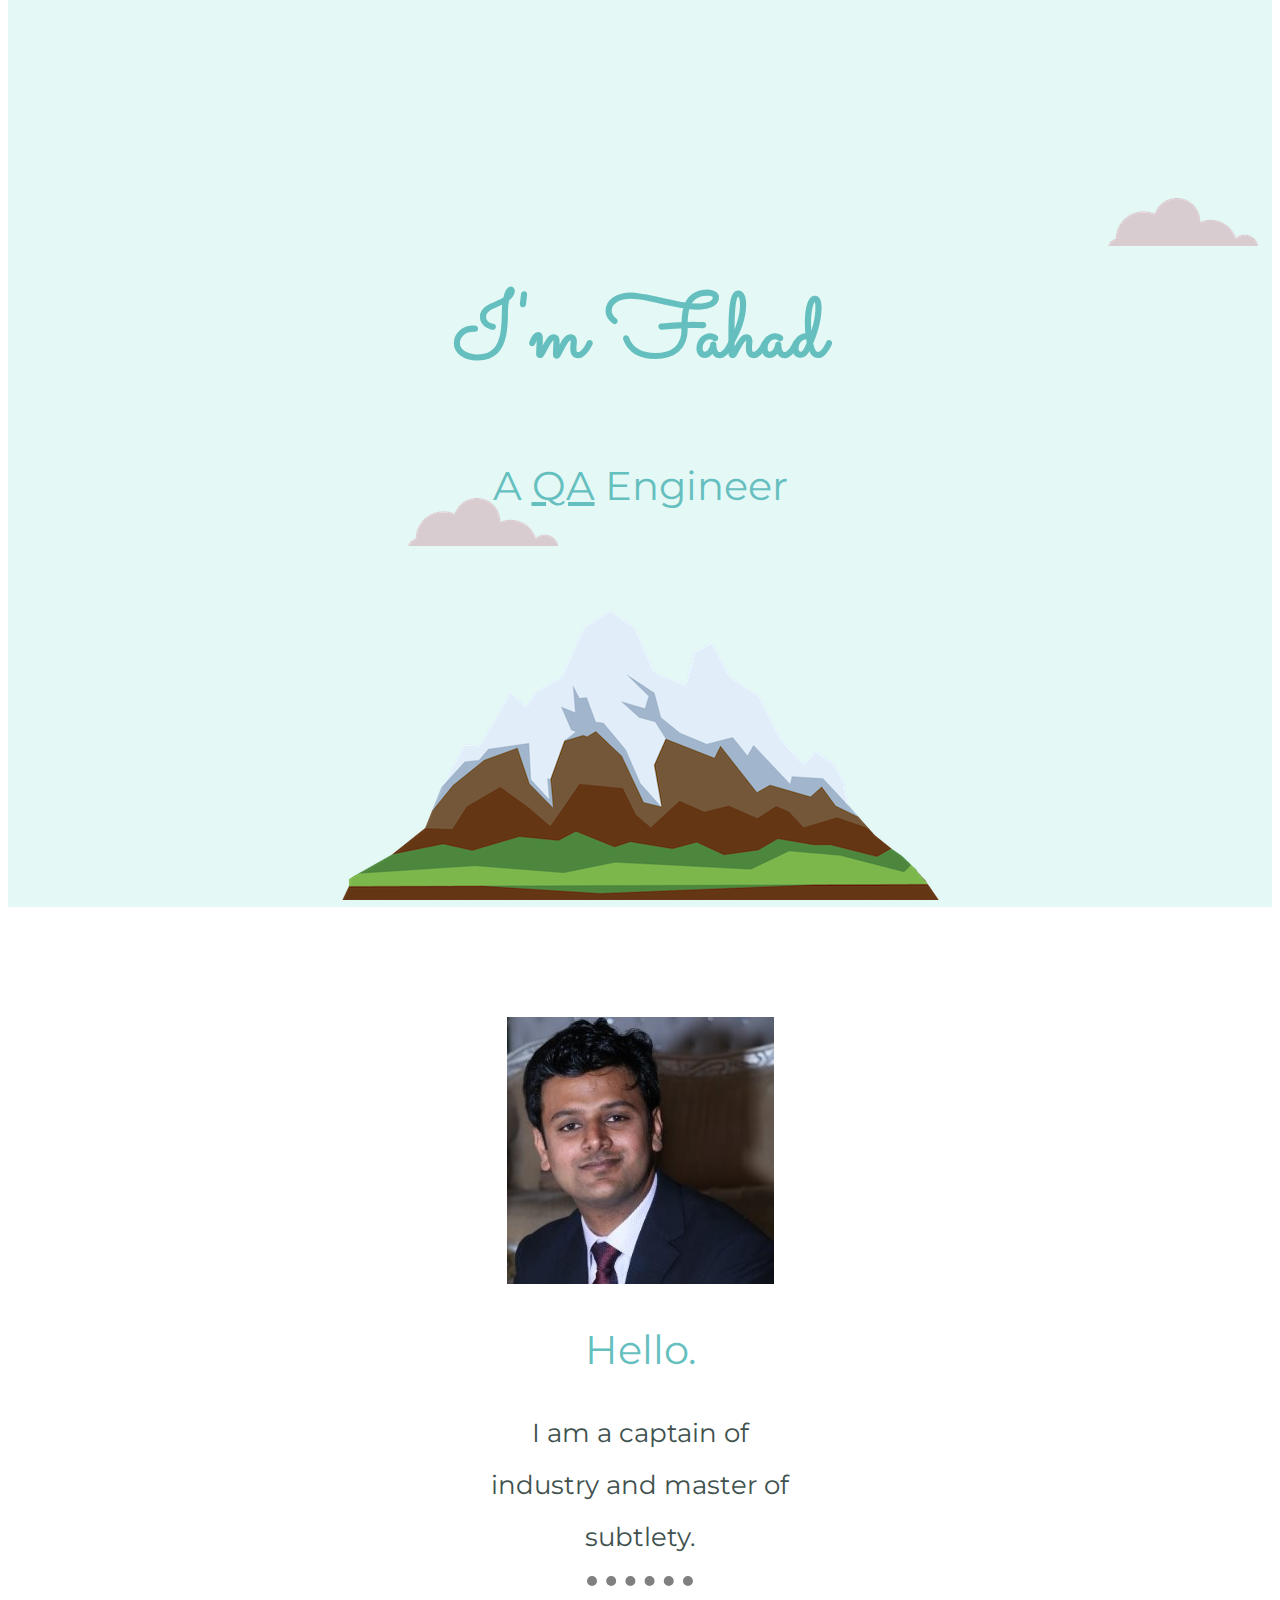
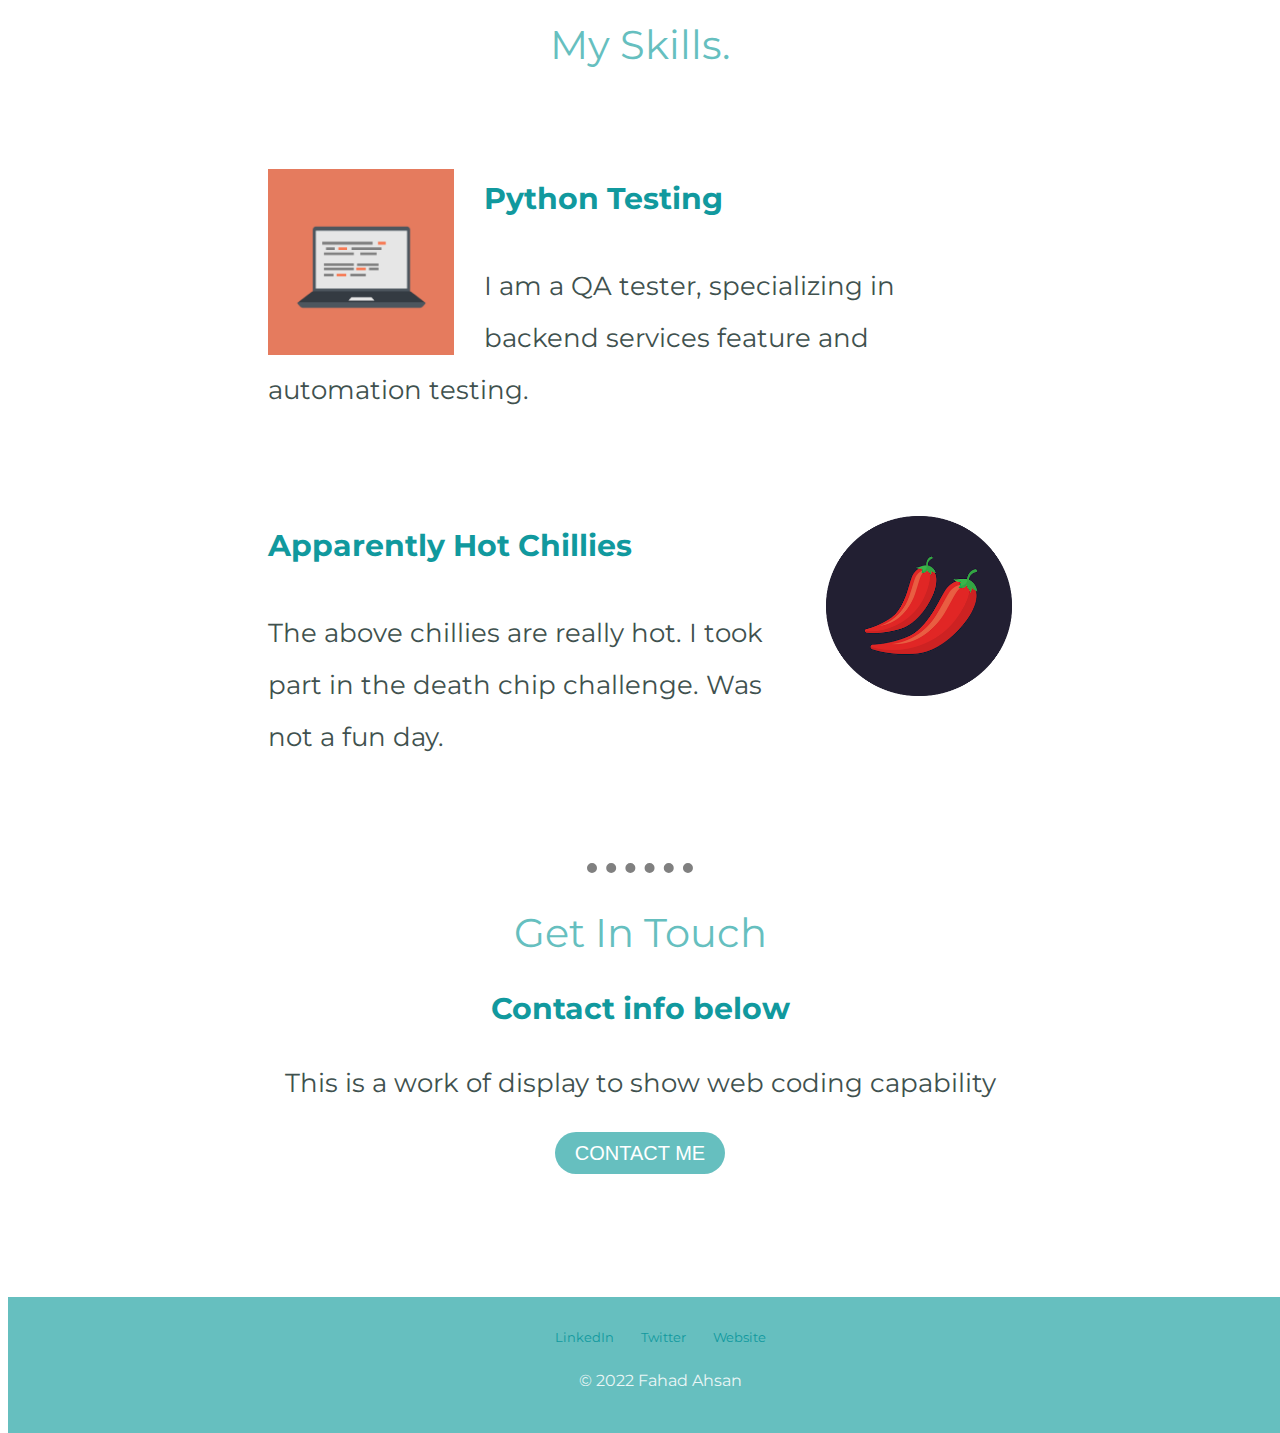
<file: index.html>
<!DOCTYPE html>
<html lang="en">
<head>
    <meta charset="UTF-8">
    <title>Fahad Ahsan</title>
    <link rel="stylesheet" type="text/css" href="css/styles.css">
    <link rel="icon" href="favicon.ico">
    <link rel="preconnect" href="https://fonts.googleapis.com">
<link rel="preconnect" href="https://fonts.gstatic.com" crossorigin>
<link href="https://fonts.googleapis.com/css2?family=Merriweather:ital@1&family=Montserrat&family=Pacifico&family=Sacramento&display=swap" rel="stylesheet">
</head>
<body>
    <div class="top-container">
        <img class="top-cloud" src="images/cloud.png" alt ="cloud-image">
        <h1> I'm Fahad</h1>
        <h2> A <span class="QA">QA</span> Engineer</h2>
        <img id="mountain-cloud" src="images/cloud.png" alt ="cloud-image">
        <img src="images/mountain.png" alt ="mountain-image">
    </div>
<div class="middle-container">
  <div class="profile">
    <img src="images/fahadahsan.png" alt="fahad-image">
    <h2>Hello.</h2>
    <p class="intro">I am a captain of industry and master of subtlety.</p>
  </div>
  <hr>
  <div class="skills">
    <h2>My Skills.</h2>
    <div class="skill-row">
      <img class = "code-img" src="images/computer.png" alt="chillies-image">
      <h3>Python Testing</h3>
      <p class="code-skill-description">I am a QA tester, specializing in backend services feature and automation testing.</p>
    </div>
    <div class="skill-row">
      <img class = "chilli-img" src="images/chillies.png" alt="chillies-image">
      <h3>Apparently Hot Chillies</h3>
      <p class="chilli-skill-description">The above chillies are really hot. I took part in the death chip challenge. Was not a fun day.</p>
    </div>
  </div>
  <hr>
  <div class="contact-me">
    <h2>Get In Touch</h2>
    <h3>Contact info below</h3>
    <p>This is a work of display to show web coding capability</p>
    <a class="btn" href="mailto:fahad.ahsan@gmail.com">CONTACT ME</a>
  </div>
</div>

<div class="bottom-container">
  <a class="footer-link" href="https://www.linkedin.com/">LinkedIn</a>
  <a class="footer-link" href="https://twitter.com/">Twitter</a>
  <a class="footer-link" href="https://www.appbrewery.co/">Website</a>
  <p id="copyright-text">© 2022 Fahad Ahsan</p>
</div>
</body>
</html>
</file>
<file: css/styles.css>
h1 {
    font-size: 5.625rem;
    margin: 50px auto 0 auto;
    font-family: "Sacramento", serif;
    color: #66BFBF;
    line-height: 2;
}

h2 {
    font-family: "Montserrat", serif;
    font-size: 2.5rem;
    color: #66BFBF;
    font-weight: normal;
}

h3 {
    font-family: "Montserrat", serif;
    color: #11999E;
}

hr{
    height: 1px;
    border-style: dotted none none none;
    border-width: 10px;
    border-color: grey;
    width: 10%;
}

a{
    color: #11999E;
    text-decoration: none;

}


body {
    color: #40514E;
    text-align: center;
    font-family: "Montserrat", Helvetica, Arial, san-serif;
    font-size: 26px;
}

p{
    line-height: 2;
}

.intro {
    width: 30%;
    margin: auto;
}

.top-container {
    background-color: #E4F9F5;
    position: relative;
    padding-top: 200px;
    top:-10px
}
.middle-container {
    text-align: center;
    margin: 100px;
}

.bottom-container {
    text-align: center;
    margin-top: 20px;
    margin-bottom: 0px;
    background-color:#66BFBF;
    display: inline-block;
    width: 100%;
    padding: 20px;
    position: relative;
    bottom: -10px;
}

.QA {
    text-decoration : underline;
}

#mountain-cloud {
    position: absolute;
    top: 500px;
    left: 400px;

}
.top-cloud {
    position: absolute;
    left: 1100px;
    top: 200px
}

.skill-row {
    width: 70%;
    margin: 100px auto 100px auto;
    text-align: left;
    line-height: 2;
}

.code-img{
    width: 25%;
    float: left;
    margin-right: 30px;
}

.chilli-img{
    width: 25%;
    float: right;
    margin-left: 30px;
}

.code-skill-description{
}

.chilli-skill-description{
}


.btn {
  -webkit-border-radius: 28;
  -moz-border-radius: 28;
  border-radius: 28px;
  font-family: Arial;
  color: #ffffff;
  font-size: 16px;
  background: #66BFBF;
  text-decoration: none;
  font-size: 20px;
  padding: 10px 20px 10px 20px;
  margin-bottom: 20px;
  text-decoration: none;
}

.btn:hover {
  background: #3cb0fd;
  background-image: -webkit-linear-gradient(top, #3cb0fd, #3498db);
  background-image: -moz-linear-gradient(top, #3cb0fd, #3498db);
  background-image: -ms-linear-gradient(top, #3cb0fd, #3498db);
  background-image: -o-linear-gradient(top, #3cb0fd, #3498db);
  background-image: linear-gradient(to bottom, #3cb0fd, #3498db);
  text-decoration: none;
}

#copyright-text {
    color: #EAF6F6;
    font-size: 1rem;
}

.footer-link {
    font-size: 0.8rem;
    color:#11999E;
    padding: 10px;
    margin: auto;
}
</file>
